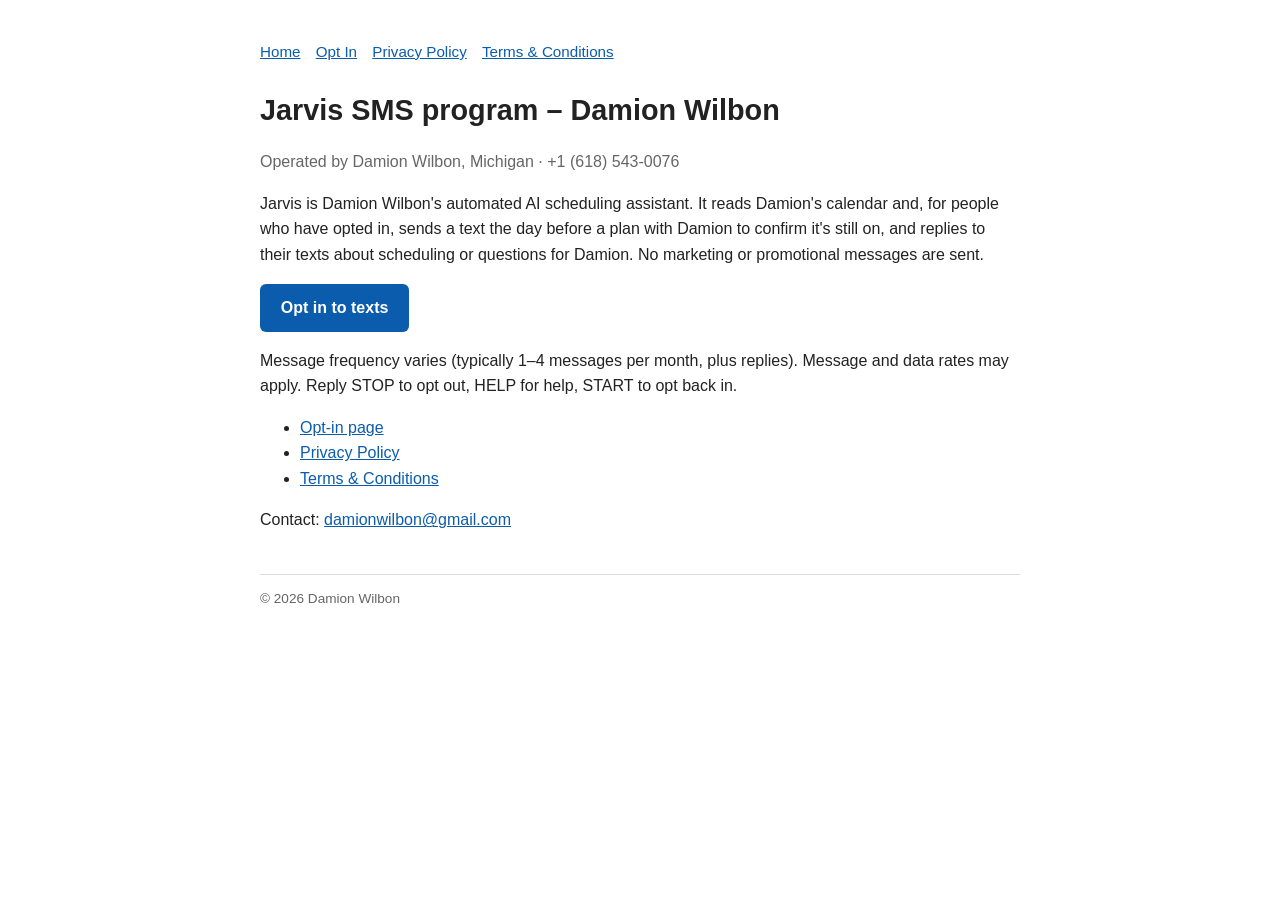
<file: index.html>
<!DOCTYPE html>
<html lang="en">
<head>
<meta charset="utf-8">
<meta name="viewport" content="width=device-width, initial-scale=1">
<title>Jarvis SMS – Damion Wilbon</title>
<link rel="stylesheet" href="style.css">
</head>
<body>
<nav><a href="index.html">Home</a><a href="optin.html">Opt In</a><a href="privacy.html">Privacy Policy</a><a href="terms.html">Terms &amp; Conditions</a></nav>
<h1>Jarvis SMS program &ndash; Damion Wilbon</h1>
<p class="muted">Operated by Damion Wilbon, Michigan &middot; +1 (618) 543-0076</p>
<p>Jarvis is Damion Wilbon's automated AI scheduling assistant. It reads Damion's calendar and, for people who have opted in, sends a text the day before a plan with Damion to confirm it's still on, and replies to their texts about scheduling or questions for Damion. No marketing or promotional messages are sent.</p>
<p><a class="btn" href="optin.html">Opt in to texts</a></p>
<p>Message frequency varies (typically 1&ndash;4 messages per month, plus replies). Message and data rates may apply. Reply STOP to opt out, HELP for help, START to opt back in.</p>
<ul>
<li><a href="optin.html">Opt-in page</a></li>
<li><a href="privacy.html">Privacy Policy</a></li>
<li><a href="terms.html">Terms &amp; Conditions</a></li>
</ul>
<p>Contact: <a href="mailto:damionwilbon@gmail.com">damionwilbon@gmail.com</a></p>
<footer>&copy; 2026 Damion Wilbon</footer>
</body>
</html>
</file>
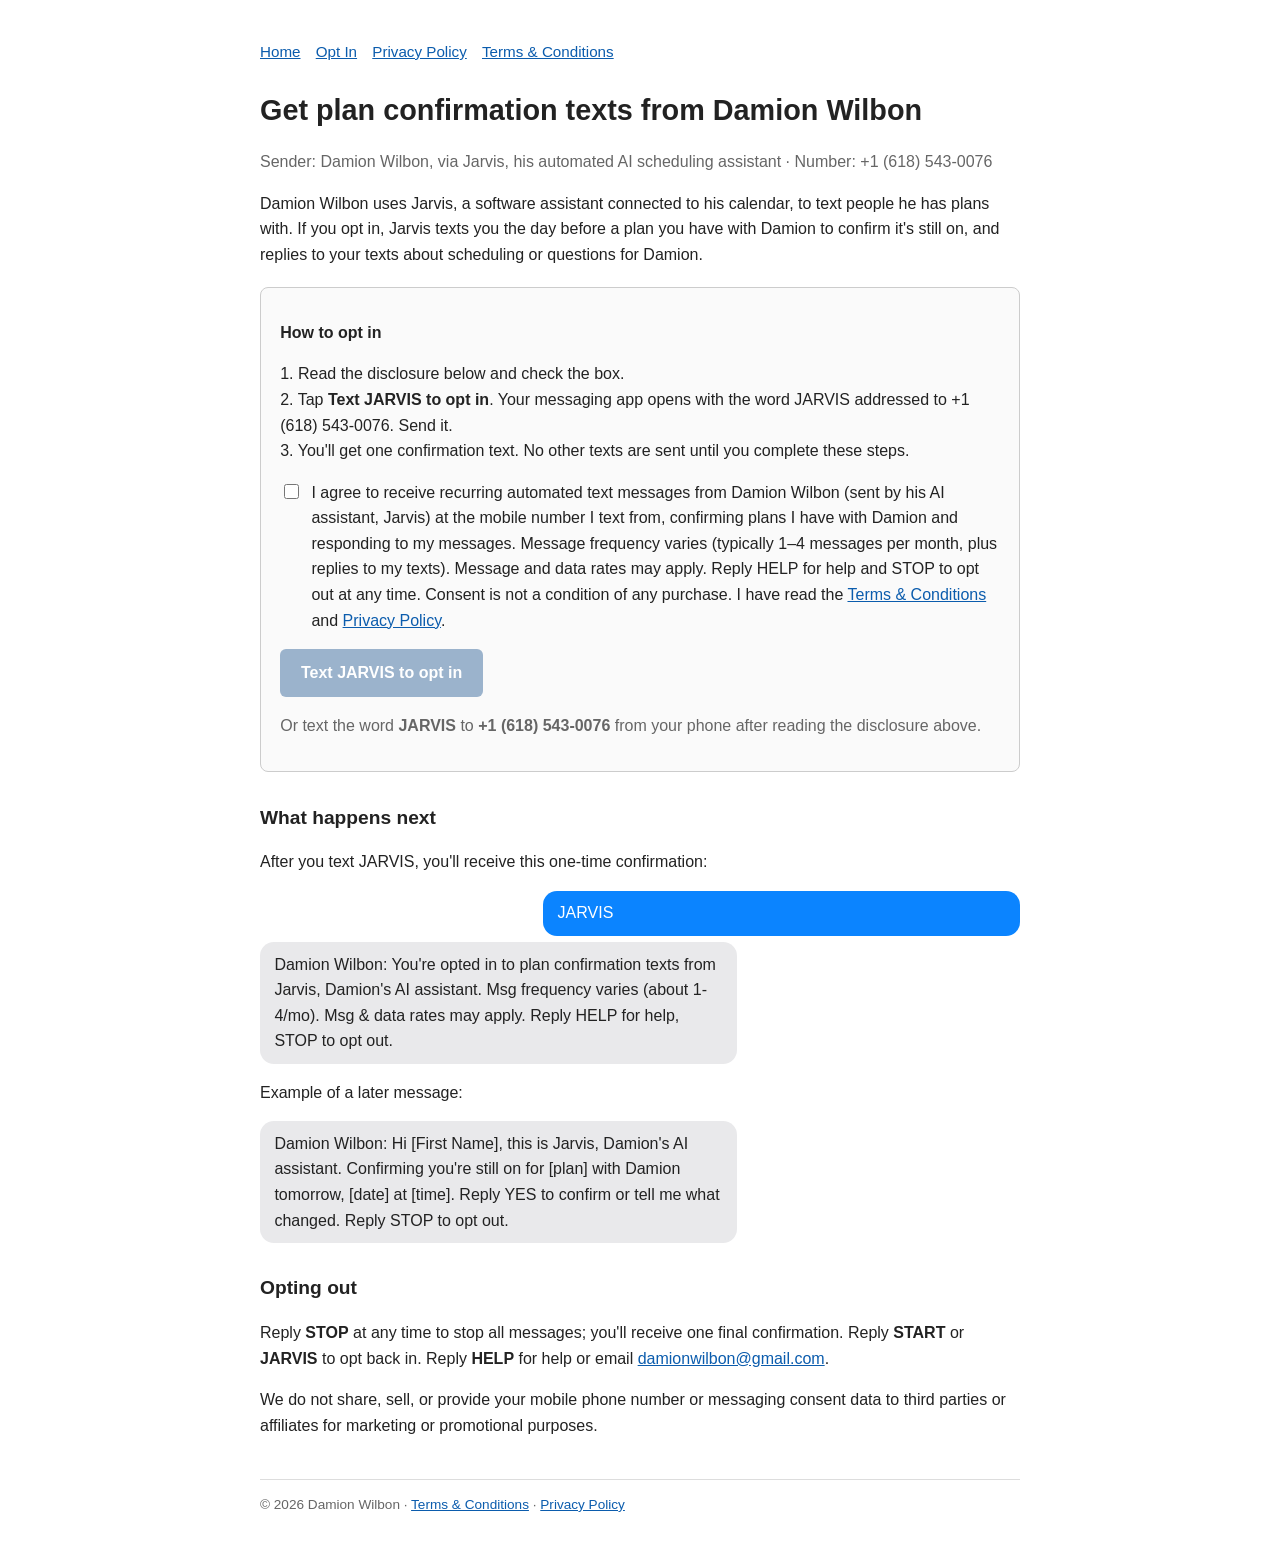
<file: optin.html>
<!DOCTYPE html>
<html lang="en">
<head>
<meta charset="utf-8">
<meta name="viewport" content="width=device-width, initial-scale=1">
<title>Opt in to text messages from Damion Wilbon (Jarvis)</title>
<link rel="stylesheet" href="style.css">
</head>
<body>
<nav><a href="index.html">Home</a><a href="optin.html">Opt In</a><a href="privacy.html">Privacy Policy</a><a href="terms.html">Terms &amp; Conditions</a></nav>
<h1>Get plan confirmation texts from Damion Wilbon</h1>
<p class="muted">Sender: Damion Wilbon, via Jarvis, his automated AI scheduling assistant &middot; Number: +1 (618) 543-0076</p>

<p>Damion Wilbon uses Jarvis, a software assistant connected to his calendar, to text people he has plans with. If you opt in, Jarvis texts you the day before a plan you have with Damion to confirm it's still on, and replies to your texts about scheduling or questions for Damion.</p>

<div class="box">
<p><strong>How to opt in</strong></p>
<p>1. Read the disclosure below and check the box.<br>
2. Tap <strong>Text JARVIS to opt in</strong>. Your messaging app opens with the word JARVIS addressed to +1 (618) 543-0076. Send it.<br>
3. You'll get one confirmation text. No other texts are sent until you complete these steps.</p>

<label class="consent"><input type="checkbox" id="agree">
<span>I agree to receive recurring automated text messages from Damion Wilbon (sent by his AI assistant, Jarvis) at the mobile number I text from, confirming plans I have with Damion and responding to my messages. Message frequency varies (typically 1&ndash;4 messages per month, plus replies to my texts). Message and data rates may apply. Reply HELP for help and STOP to opt out at any time. Consent is not a condition of any purchase. I have read the <a href="terms.html">Terms &amp; Conditions</a> and <a href="privacy.html">Privacy Policy</a>.</span></label>
<p style="margin-top:1em"><a id="go" class="btn" aria-disabled="true" href="sms:+16185430076?&amp;body=JARVIS">Text JARVIS to opt in</a></p>
<p class="muted">Or text the word <strong>JARVIS</strong> to <strong>+1 (618) 543-0076</strong> from your phone after reading the disclosure above.</p>
</div>

<h2>What happens next</h2>
<p>After you text JARVIS, you'll receive this one-time confirmation:</p>
<div class="sms out">JARVIS</div>
<div class="sms">Damion Wilbon: You're opted in to plan confirmation texts from Jarvis, Damion's AI assistant. Msg frequency varies (about 1-4/mo). Msg &amp; data rates may apply. Reply HELP for help, STOP to opt out.</div>
<p>Example of a later message:</p>
<div class="sms">Damion Wilbon: Hi [First Name], this is Jarvis, Damion's AI assistant. Confirming you're still on for [plan] with Damion tomorrow, [date] at [time]. Reply YES to confirm or tell me what changed. Reply STOP to opt out.</div>

<h2>Opting out</h2>
<p>Reply <strong>STOP</strong> at any time to stop all messages; you'll receive one final confirmation. Reply <strong>START</strong> or <strong>JARVIS</strong> to opt back in. Reply <strong>HELP</strong> for help or email <a href="mailto:damionwilbon@gmail.com">damionwilbon@gmail.com</a>.</p>
<p>We do not share, sell, or provide your mobile phone number or messaging consent data to third parties or affiliates for marketing or promotional purposes.</p>

<footer>&copy; 2026 Damion Wilbon &middot; <a href="terms.html">Terms &amp; Conditions</a> &middot; <a href="privacy.html">Privacy Policy</a></footer>
<script>
var c=document.getElementById('agree'),b=document.getElementById('go');
c.checked=false;
c.addEventListener('change',function(){b.setAttribute('aria-disabled',c.checked?'false':'true');});
b.addEventListener('click',function(e){if(!c.checked){e.preventDefault();alert('Please check the consent box first.');}});
</script>
</body>
</html>
</file>
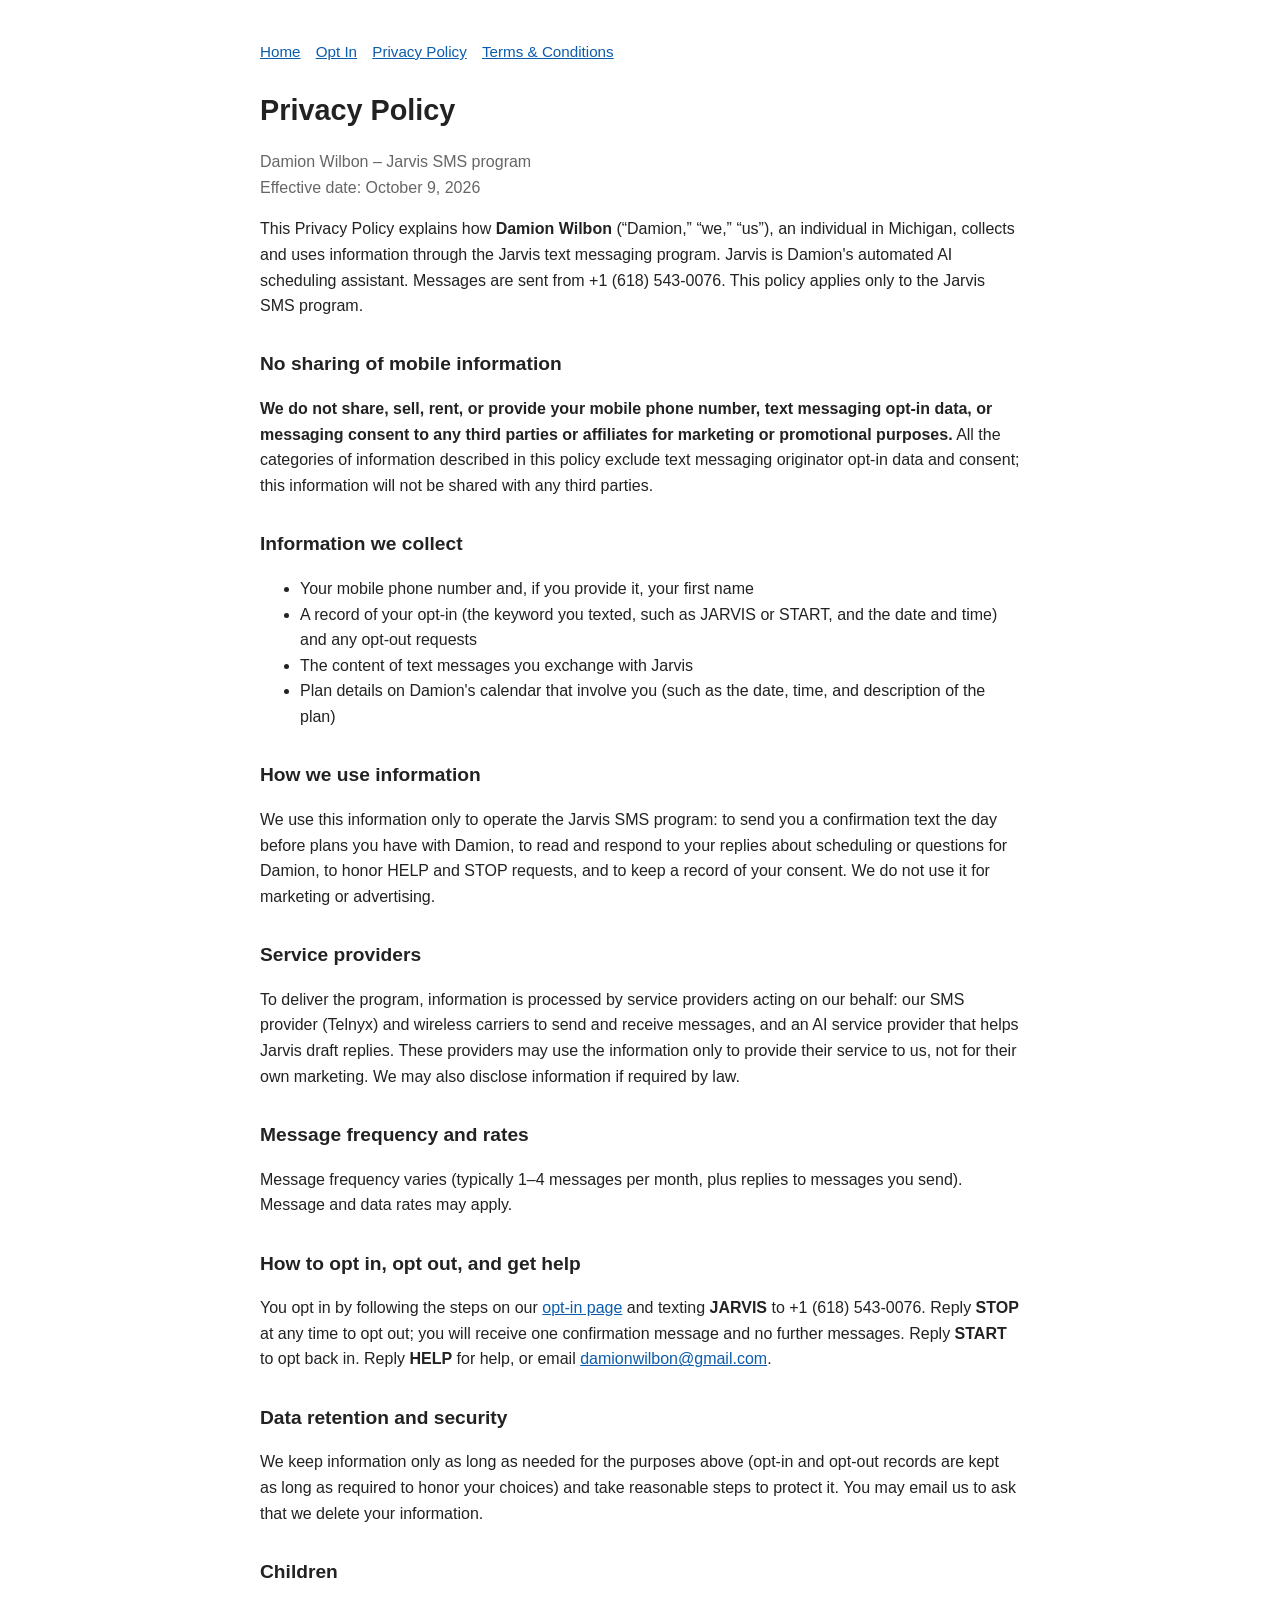
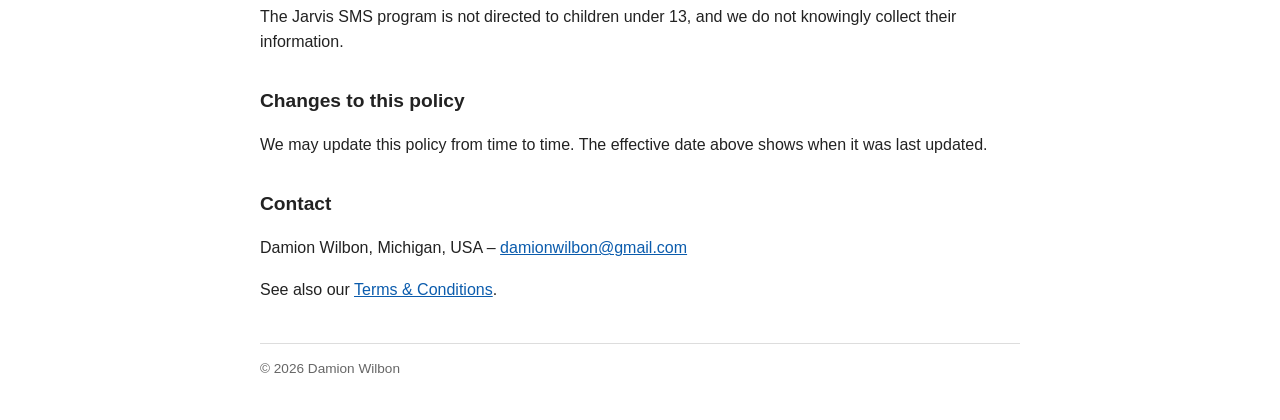
<file: privacy.html>
<!DOCTYPE html>
<html lang="en">
<head>
<meta charset="utf-8">
<meta name="viewport" content="width=device-width, initial-scale=1">
<title>Privacy Policy – Damion Wilbon (Jarvis SMS)</title>
<link rel="stylesheet" href="style.css">
</head>
<body>
<nav><a href="index.html">Home</a><a href="optin.html">Opt In</a><a href="privacy.html">Privacy Policy</a><a href="terms.html">Terms &amp; Conditions</a></nav>
<h1>Privacy Policy</h1>
<p class="muted">Damion Wilbon &ndash; Jarvis SMS program<br>Effective date: October 9, 2026</p>

<p>This Privacy Policy explains how <strong>Damion Wilbon</strong> (&ldquo;Damion,&rdquo; &ldquo;we,&rdquo; &ldquo;us&rdquo;), an individual in Michigan, collects and uses information through the Jarvis text messaging program. Jarvis is Damion's automated AI scheduling assistant. Messages are sent from +1 (618) 543-0076. This policy applies only to the Jarvis SMS program.</p>

<h2>No sharing of mobile information</h2>
<p><strong>We do not share, sell, rent, or provide your mobile phone number, text messaging opt-in data, or messaging consent to any third parties or affiliates for marketing or promotional purposes.</strong> All the categories of information described in this policy exclude text messaging originator opt-in data and consent; this information will not be shared with any third parties.</p>

<h2>Information we collect</h2>
<ul>
<li>Your mobile phone number and, if you provide it, your first name</li>
<li>A record of your opt-in (the keyword you texted, such as JARVIS or START, and the date and time) and any opt-out requests</li>
<li>The content of text messages you exchange with Jarvis</li>
<li>Plan details on Damion's calendar that involve you (such as the date, time, and description of the plan)</li>
</ul>

<h2>How we use information</h2>
<p>We use this information only to operate the Jarvis SMS program: to send you a confirmation text the day before plans you have with Damion, to read and respond to your replies about scheduling or questions for Damion, to honor HELP and STOP requests, and to keep a record of your consent. We do not use it for marketing or advertising.</p>

<h2>Service providers</h2>
<p>To deliver the program, information is processed by service providers acting on our behalf: our SMS provider (Telnyx) and wireless carriers to send and receive messages, and an AI service provider that helps Jarvis draft replies. These providers may use the information only to provide their service to us, not for their own marketing. We may also disclose information if required by law.</p>

<h2>Message frequency and rates</h2>
<p>Message frequency varies (typically 1&ndash;4 messages per month, plus replies to messages you send). Message and data rates may apply.</p>

<h2>How to opt in, opt out, and get help</h2>
<p>You opt in by following the steps on our <a href="optin.html">opt-in page</a> and texting <strong>JARVIS</strong> to +1 (618) 543-0076. Reply <strong>STOP</strong> at any time to opt out; you will receive one confirmation message and no further messages. Reply <strong>START</strong> to opt back in. Reply <strong>HELP</strong> for help, or email <a href="mailto:damionwilbon@gmail.com">damionwilbon@gmail.com</a>.</p>

<h2>Data retention and security</h2>
<p>We keep information only as long as needed for the purposes above (opt-in and opt-out records are kept as long as required to honor your choices) and take reasonable steps to protect it. You may email us to ask that we delete your information.</p>

<h2>Children</h2>
<p>The Jarvis SMS program is not directed to children under 13, and we do not knowingly collect their information.</p>

<h2>Changes to this policy</h2>
<p>We may update this policy from time to time. The effective date above shows when it was last updated.</p>

<h2>Contact</h2>
<p>Damion Wilbon, Michigan, USA &ndash; <a href="mailto:damionwilbon@gmail.com">damionwilbon@gmail.com</a></p>

<p>See also our <a href="terms.html">Terms &amp; Conditions</a>.</p>
<footer>&copy; 2026 Damion Wilbon</footer>
</body>
</html>
</file>
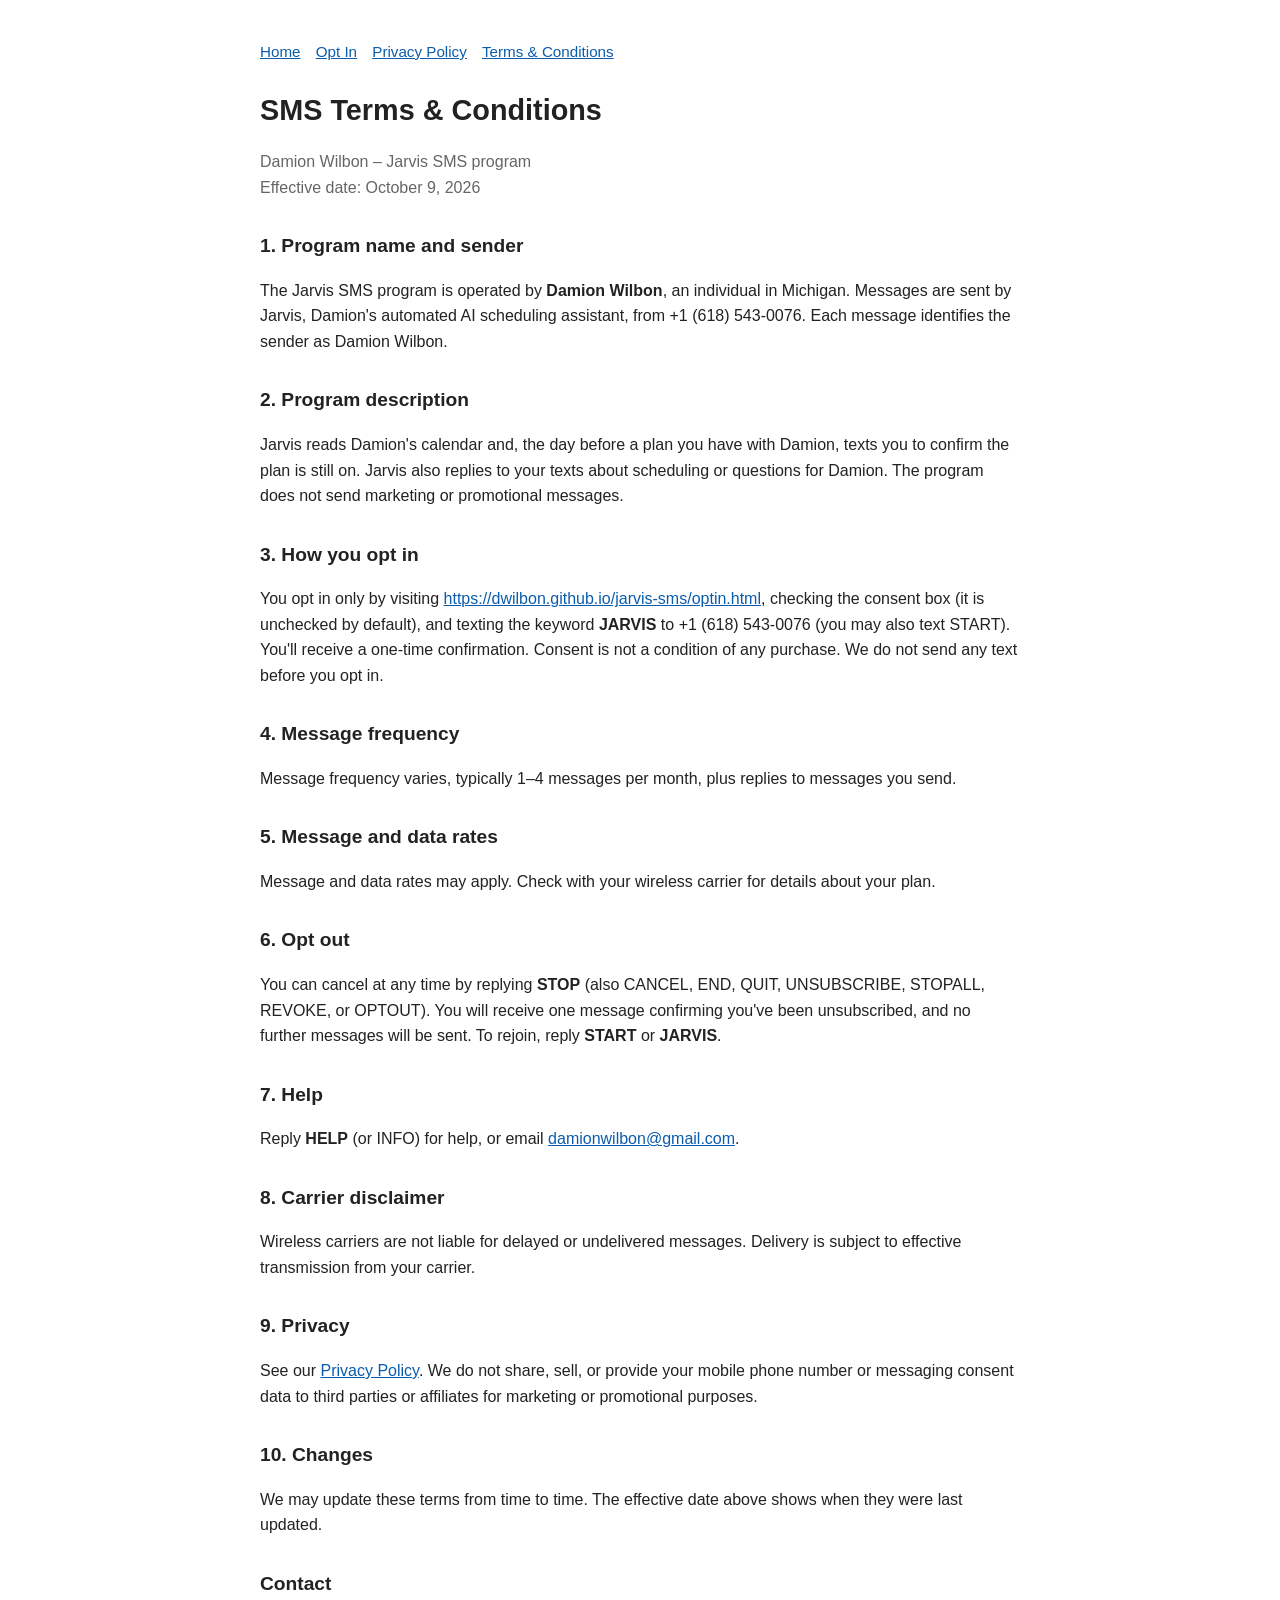
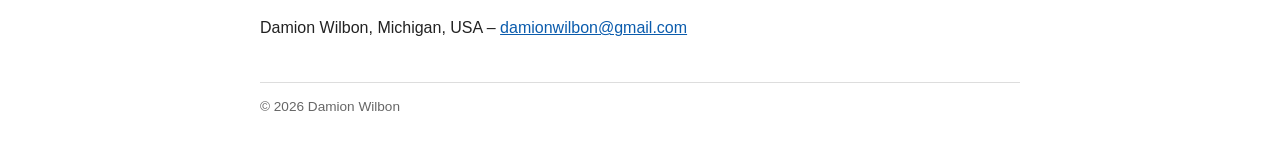
<file: terms.html>
<!DOCTYPE html>
<html lang="en">
<head>
<meta charset="utf-8">
<meta name="viewport" content="width=device-width, initial-scale=1">
<title>Terms &amp; Conditions – Damion Wilbon (Jarvis SMS)</title>
<link rel="stylesheet" href="style.css">
</head>
<body>
<nav><a href="index.html">Home</a><a href="optin.html">Opt In</a><a href="privacy.html">Privacy Policy</a><a href="terms.html">Terms &amp; Conditions</a></nav>
<h1>SMS Terms &amp; Conditions</h1>
<p class="muted">Damion Wilbon &ndash; Jarvis SMS program<br>Effective date: October 9, 2026</p>

<h2>1. Program name and sender</h2>
<p>The Jarvis SMS program is operated by <strong>Damion Wilbon</strong>, an individual in Michigan. Messages are sent by Jarvis, Damion's automated AI scheduling assistant, from +1 (618) 543-0076. Each message identifies the sender as Damion Wilbon.</p>

<h2>2. Program description</h2>
<p>Jarvis reads Damion's calendar and, the day before a plan you have with Damion, texts you to confirm the plan is still on. Jarvis also replies to your texts about scheduling or questions for Damion. The program does not send marketing or promotional messages.</p>

<h2>3. How you opt in</h2>
<p>You opt in only by visiting <a href="optin.html">https://dwilbon.github.io/jarvis-sms/optin.html</a>, checking the consent box (it is unchecked by default), and texting the keyword <strong>JARVIS</strong> to +1 (618) 543-0076 (you may also text START). You'll receive a one-time confirmation. Consent is not a condition of any purchase. We do not send any text before you opt in.</p>

<h2>4. Message frequency</h2>
<p>Message frequency varies, typically 1&ndash;4 messages per month, plus replies to messages you send.</p>

<h2>5. Message and data rates</h2>
<p>Message and data rates may apply. Check with your wireless carrier for details about your plan.</p>

<h2>6. Opt out</h2>
<p>You can cancel at any time by replying <strong>STOP</strong> (also CANCEL, END, QUIT, UNSUBSCRIBE, STOPALL, REVOKE, or OPTOUT). You will receive one message confirming you've been unsubscribed, and no further messages will be sent. To rejoin, reply <strong>START</strong> or <strong>JARVIS</strong>.</p>

<h2>7. Help</h2>
<p>Reply <strong>HELP</strong> (or INFO) for help, or email <a href="mailto:damionwilbon@gmail.com">damionwilbon@gmail.com</a>.</p>

<h2>8. Carrier disclaimer</h2>
<p>Wireless carriers are not liable for delayed or undelivered messages. Delivery is subject to effective transmission from your carrier.</p>

<h2>9. Privacy</h2>
<p>See our <a href="privacy.html">Privacy Policy</a>. We do not share, sell, or provide your mobile phone number or messaging consent data to third parties or affiliates for marketing or promotional purposes.</p>

<h2>10. Changes</h2>
<p>We may update these terms from time to time. The effective date above shows when they were last updated.</p>

<h2>Contact</h2>
<p>Damion Wilbon, Michigan, USA &ndash; <a href="mailto:damionwilbon@gmail.com">damionwilbon@gmail.com</a></p>
<footer>&copy; 2026 Damion Wilbon</footer>
</body>
</html>
</file>
<file: style.css>
body{font-family:-apple-system,BlinkMacSystemFont,"Segoe UI",Roboto,Helvetica,Arial,sans-serif;max-width:760px;margin:40px auto;padding:0 20px;line-height:1.6;color:#222;background:#fff}
h1{font-size:1.8em;margin-bottom:.2em}h2{font-size:1.2em;margin-top:1.6em}
a{color:#0b5cad}nav{margin-bottom:1.5em;font-size:.95em}nav a{margin-right:1em}
footer{margin-top:3em;font-size:.85em;color:#666;border-top:1px solid #ddd;padding-top:1em}
.muted{color:#666}
.box{border:1px solid #ccc;border-radius:8px;padding:1em 1.2em;margin:1.2em 0;background:#fafafa}
.consent{display:flex;gap:.6em;align-items:flex-start}
.consent input{margin-top:.35em;width:1.1em;height:1.1em;flex:none}
.btn{display:inline-block;padding:.7em 1.3em;border-radius:6px;background:#0b5cad;color:#fff;text-decoration:none;font-weight:600}
.btn[aria-disabled="true"]{background:#9bb3cc;pointer-events:none}
.sms{background:#e9e9eb;border-radius:14px;padding:.6em .9em;max-width:28em;margin:.4em 0}
.sms.out{background:#0b84ff;color:#fff;margin-left:auto}
</file>
